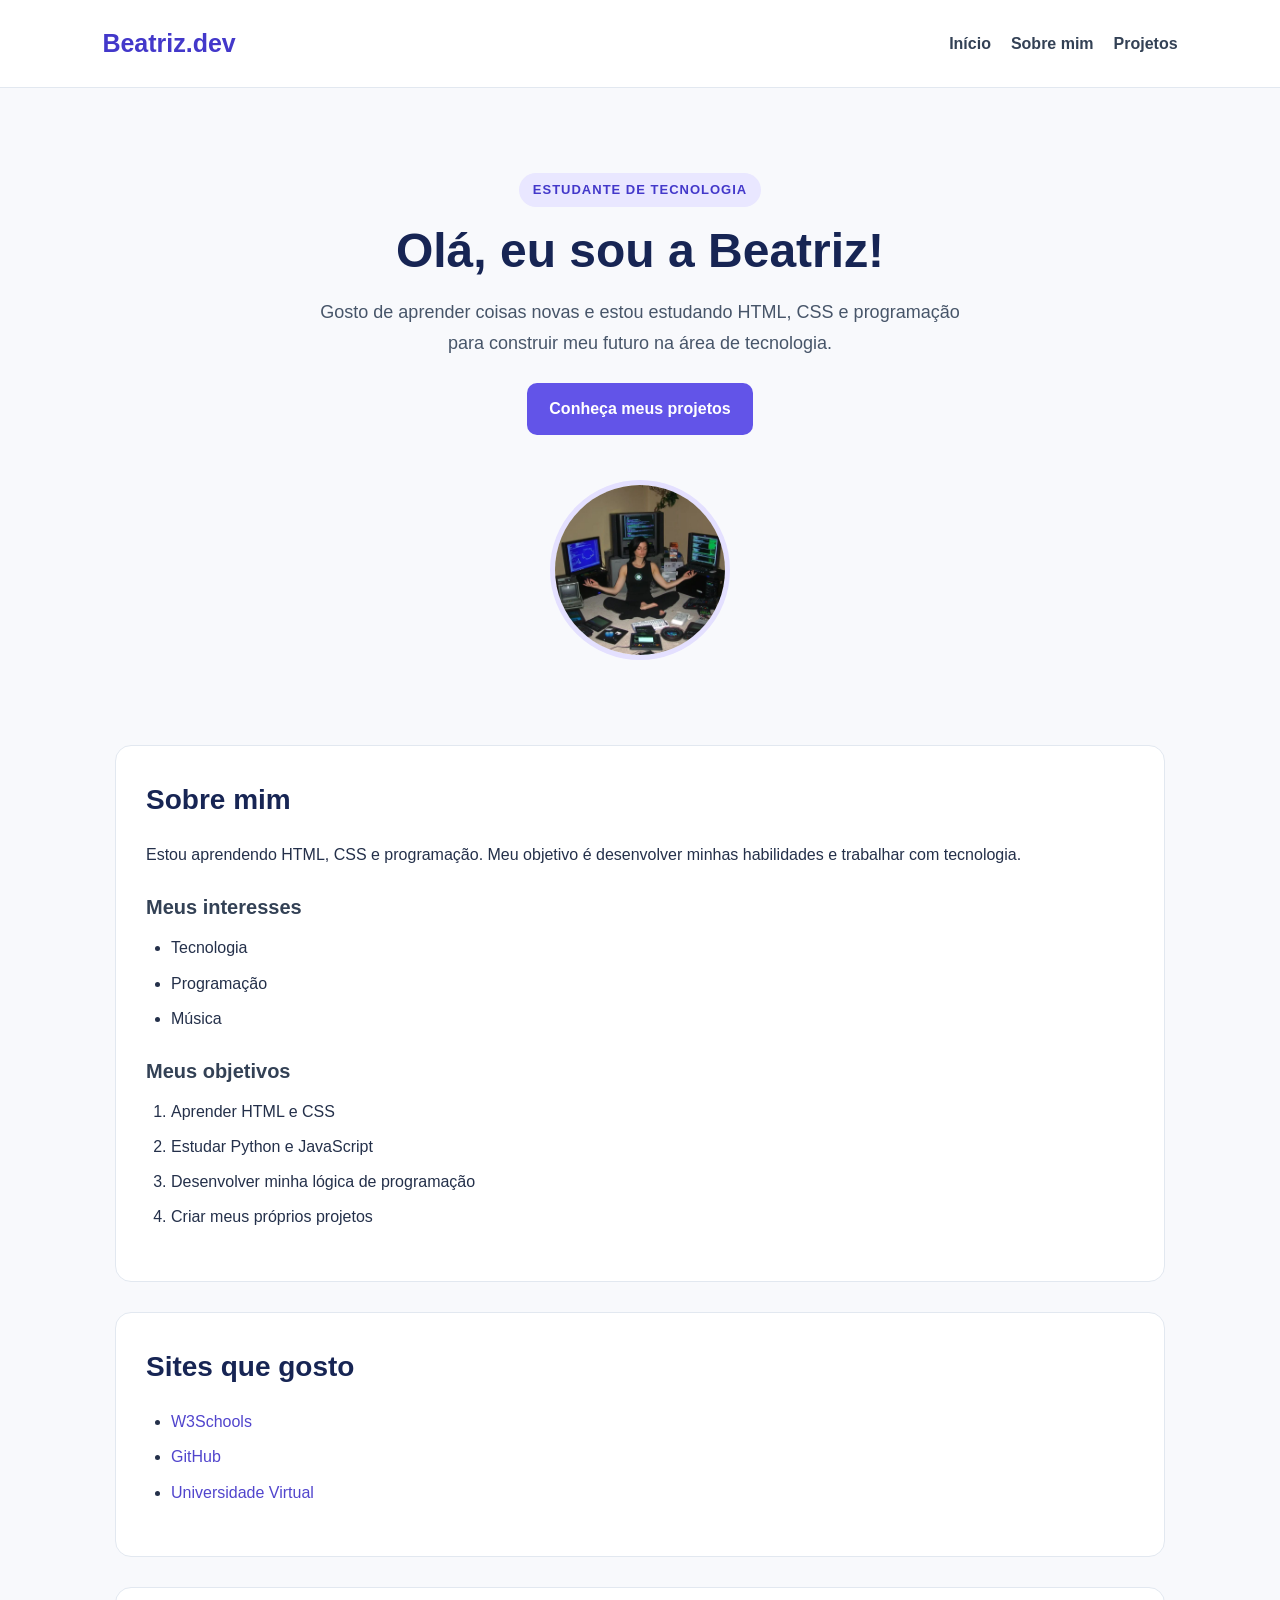
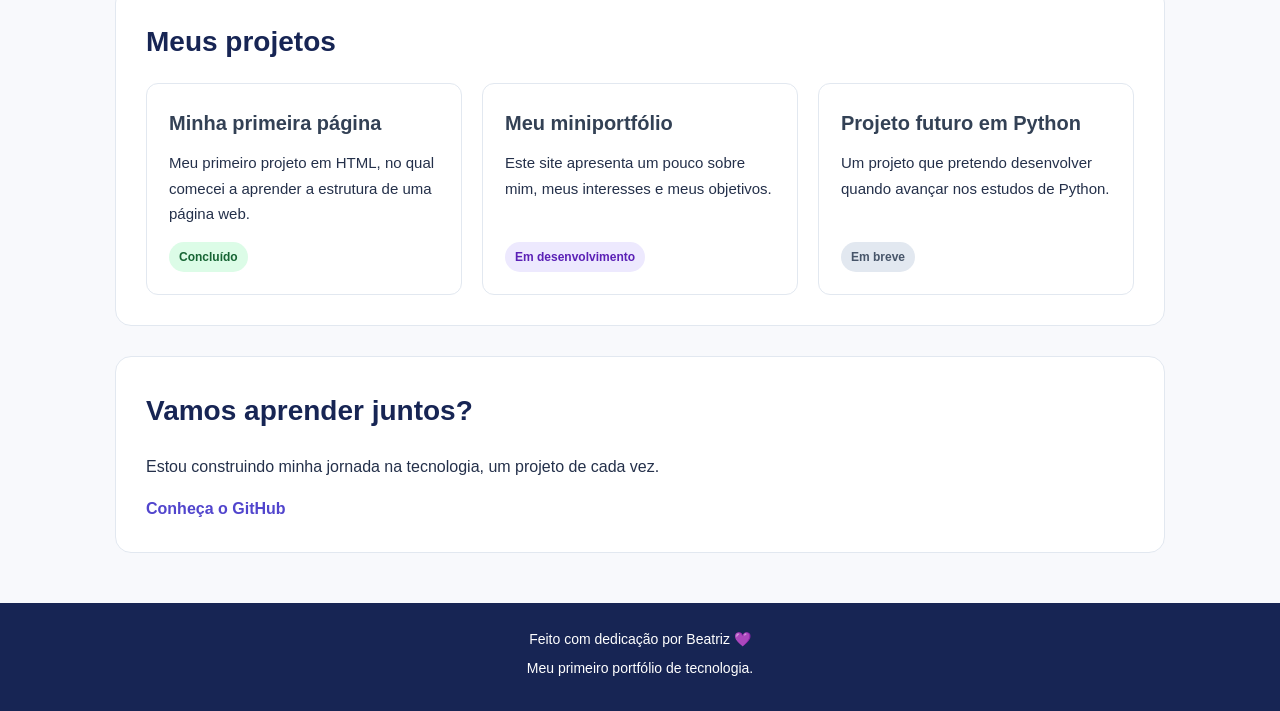
<file: index.html>
<!DOCTYPE html>

<html lang="pt-BR">

<head>

    <meta charset="UTF-8">

    <meta name="viewport" content="width=device-width, initial-scale=1.0">

    <title>Portfolio | Beatriz</title>

    <link rel="stylesheet" href="style.css">

</head>

<body>

    <header class="cabecalho">

        <a class="logo" href="#inicio">Beatriz.dev</a>

        <nav>

            <a href="#inicio">Início</a>

            <a href="#sobre">Sobre mim</a>

            <a href="#projetos">Projetos</a>

        </nav>

    </header>

    <main>

        <section id="inicio" class="apresentacao">

            <p class="destaque">ESTUDANTE DE TECNOLOGIA</p>

            <h1>Olá, eu sou a Beatriz!</h1>

            <p>

                Gosto de aprender coisas novas e estou estudando

                HTML, CSS e programação para construir meu futuro

                na área de tecnologia.

            </p>

            <a class="botao" href="#projetos">Conheça meus projetos</a>

            <img

                class="foto-perfil"

                src="Foto beatriz.jpeg"

                alt="Foto da Beatriz"

            >

        </section>

        <section id="sobre" class="secao">

            <h2>Sobre mim</h2>

            <p>

                Estou aprendendo HTML, CSS e programação.

                Meu objetivo é desenvolver minhas habilidades

                e trabalhar com tecnologia.

            </p>

            <h3>Meus interesses</h3>

            <ul class="lista">

                <li>Tecnologia</li>

                <li>Programação</li>

                <li>Música</li>

            </ul>

            <h3>Meus objetivos</h3>

            <ol class="lista">

                <li>Aprender HTML e CSS</li>

                <li>Estudar Python e JavaScript</li>

                <li>Desenvolver minha lógica de programação</li>

                <li>Criar meus próprios projetos</li>

            </ol>

        </section>

        <section class="secao">

            <h2>Sites que gosto</h2>

            <ul class="lista">

                <li>

                    <a href="https://www.w3schools.com/"

                       target="_blank"

                       rel="noopener noreferrer">

                        W3Schools

                    </a>

                </li>

                <li>

                    <a href="https://github.com/"

                       target="_blank"

                       rel="noopener noreferrer">

                        GitHub

                    </a>

                </li>

                <li>

                    <a href="https://univesp.br/engenharia-de-computacao/"

                       target="_blank"

                       rel="noopener noreferrer">

                        Universidade Virtual

                    </a>

                </li>

            </ul>

        </section>

        <section id="projetos" class="secao">

            <h2>Meus projetos</h2>

            <div class="projetos">

                <article class="cartao">

                    <h3>Minha primeira página</h3>

                    <p>

                        Meu primeiro projeto em HTML,

                        no qual comecei a aprender a estrutura

                        de uma página web.

                    </p>

                    <span class="status">Concluído</span>

                </article>

                <article class="cartao">

                    <h3>Meu miniportfólio</h3>

                    <p>

                        Este site apresenta um pouco sobre mim,

                        meus interesses e meus objetivos.

                    </p>

                    <span class="status andamento">

                        Em desenvolvimento

                    </span>

                </article>

                <article class="cartao">

                    <h3>Projeto futuro em Python</h3>

                    <p>

                        Um projeto que pretendo desenvolver

                        quando avançar nos estudos de Python.

                    </p>

                    <span class="status futuro">Em breve</span>

                </article>

            </div>

        </section>

        <section class="secao">

            <h2>Vamos aprender juntos?</h2>

            <p>

                Estou construindo minha jornada na tecnologia,

                um projeto de cada vez.

            </p>

            <a class="link-externo"

               href="https://github.com/"

               target="_blank"

               rel="noopener noreferrer">

                Conheça o GitHub

            </a>

        </section>

    </main>

    <footer class="rodape">

        <p>Feito com dedicação por Beatriz 💜</p>

        <p>Meu primeiro portfólio de tecnologia.</p>

    </footer>

</body>

</html>
</file>
<file: style.css>
/* 1. Configurações gerais */
* {
    box-sizing: border-box;
    margin: 0;
    padding: 0;
}

html {
    scroll-behavior: smooth;
}

body {
    font-family: Arial, Helvetica, sans-serif;
    background-color: #f8f9fc;
    color: #24304a;
    line-height: 1.7;
}

/* 2. Cabeçalho */
.cabecalho {
    display: flex;
    justify-content: space-between;
    align-items: center;
    gap: 20px;
    padding: 22px 8%;
    background-color: #ffffff;
    border-bottom: 1px solid #e2e8f0;
}

.logo {
    font-size: 25px;
    font-weight: bold;
    color: #4338ca;
    text-decoration: none;
}

nav {
    display: flex;
    flex-wrap: wrap;
    gap: 20px;
}

nav a {
    color: #334155;
    text-decoration: none;
    font-weight: bold;
}

nav a:hover {
    color: #6d5dfc;
}

/* 3. Apresentação inicial */
.apresentacao {
    max-width: 900px;
    margin: 55px auto;
    padding: 30px 24px;
    text-align: center;
}

.destaque {
    display: inline-block;
    padding: 6px 14px;
    margin-bottom: 15px;
    border-radius: 20px;
    background-color: #e9e7ff;
    color: #4338ca;
    font-size: 13px;
    font-weight: bold;
    letter-spacing: 1px;
}

h1 {
    margin-bottom: 18px;
    color: #172554;
    font-size: clamp(32px, 5vw, 48px);
    line-height: 1.2;
}

.apresentacao > p:not(.destaque) {
    max-width: 650px;
    margin: 0 auto 25px;
    font-size: 18px;
    color: #475569;
}

/* 4. Botões e links */
.botao {
    display: inline-block;
    padding: 12px 22px;
    margin-bottom: 20px;
    border-radius: 10px;
    background-color: #6254e8;
    color: #ffffff;
    text-decoration: none;
    font-weight: bold;
    transition: background-color 0.2s;
}

.botao:hover {
    background-color: #4338ca;
}

/* 5. Foto de perfil */
.foto-perfil {
    display: block;
    width: 180px;
    height: 180px;
    margin: 25px auto 0;
    object-fit: cover;
    border-radius: 50%;
    border: 5px solid #e4e0ff;
}

/* 6. Seções */
.secao {
    max-width: 1050px;
    margin: 30px auto;
    padding: 30px;
    background-color: #ffffff;
    border: 1px solid #e2e8f0;
    border-radius: 16px;
}

h2 {
    margin-bottom: 18px;
    color: #172554;
    font-size: 28px;
}

h3 {
    margin: 22px 0 10px;
    color: #334155;
    font-size: 20px;
}

.secao p {
    margin-bottom: 15px;
}

.lista {
    padding-left: 25px;
    margin-bottom: 20px;
}

.lista li {
    margin-bottom: 8px;
}

.secao a:not(.botao) {
    color: #5145cd;
    text-decoration: none;
}

.secao a:hover {
    text-decoration: underline;
}

/* 7. Cartões de projetos */
.projetos {
    display: grid;
    grid-template-columns: repeat(3, minmax(0, 1fr));
    gap: 20px;
}

.cartao {
    display: flex;
    flex-direction: column;
    align-items: flex-start;
    padding: 22px;
    border: 1px solid #e2e8f0;
    border-radius: 12px;
    background-color: #ffffff;
    transition: transform 0.2s, box-shadow 0.2s;
}

.cartao:hover {
    transform: translateY(-4px);
    box-shadow: 0 8px 24px #17255412;
}

.cartao h3 {
    margin-top: 0;
}

.cartao p {
    font-size: 15px;
}

.status {
    display: inline-block;
    margin-top: auto;
    padding: 5px 10px;
    border-radius: 20px;
    background-color: #dcfce7;
    color: #166534;
    font-size: 12px;
    font-weight: bold;
}

.andamento {
    background-color: #ede9fe;
    color: #5b21b6;
}

.futuro {
    background-color: #e2e8f0;
    color: #475569;
}

.link-externo {
    font-weight: bold;
}

/* 8. Rodapé */
.rodape {
    margin-top: 50px;
    padding: 25px 15px;
    text-align: center;
    background-color: #172554;
    color: #ffffff;
}

.rodape p {
    margin-bottom: 5px;
    font-size: 14px;
}

/* 9. Adaptação para telas menores */
@media (max-width: 750px) {
    .cabecalho {
        flex-direction: column;
        padding: 20px;
    }

    nav {
        justify-content: center;
        gap: 14px;
    }

    .projetos {
        grid-template-columns: 1fr;
    }

    .secao {
        margin: 20px 14px;
        padding: 22px;
    }

    .apresentacao {
        margin: 25px auto;
    }
}
</file>
